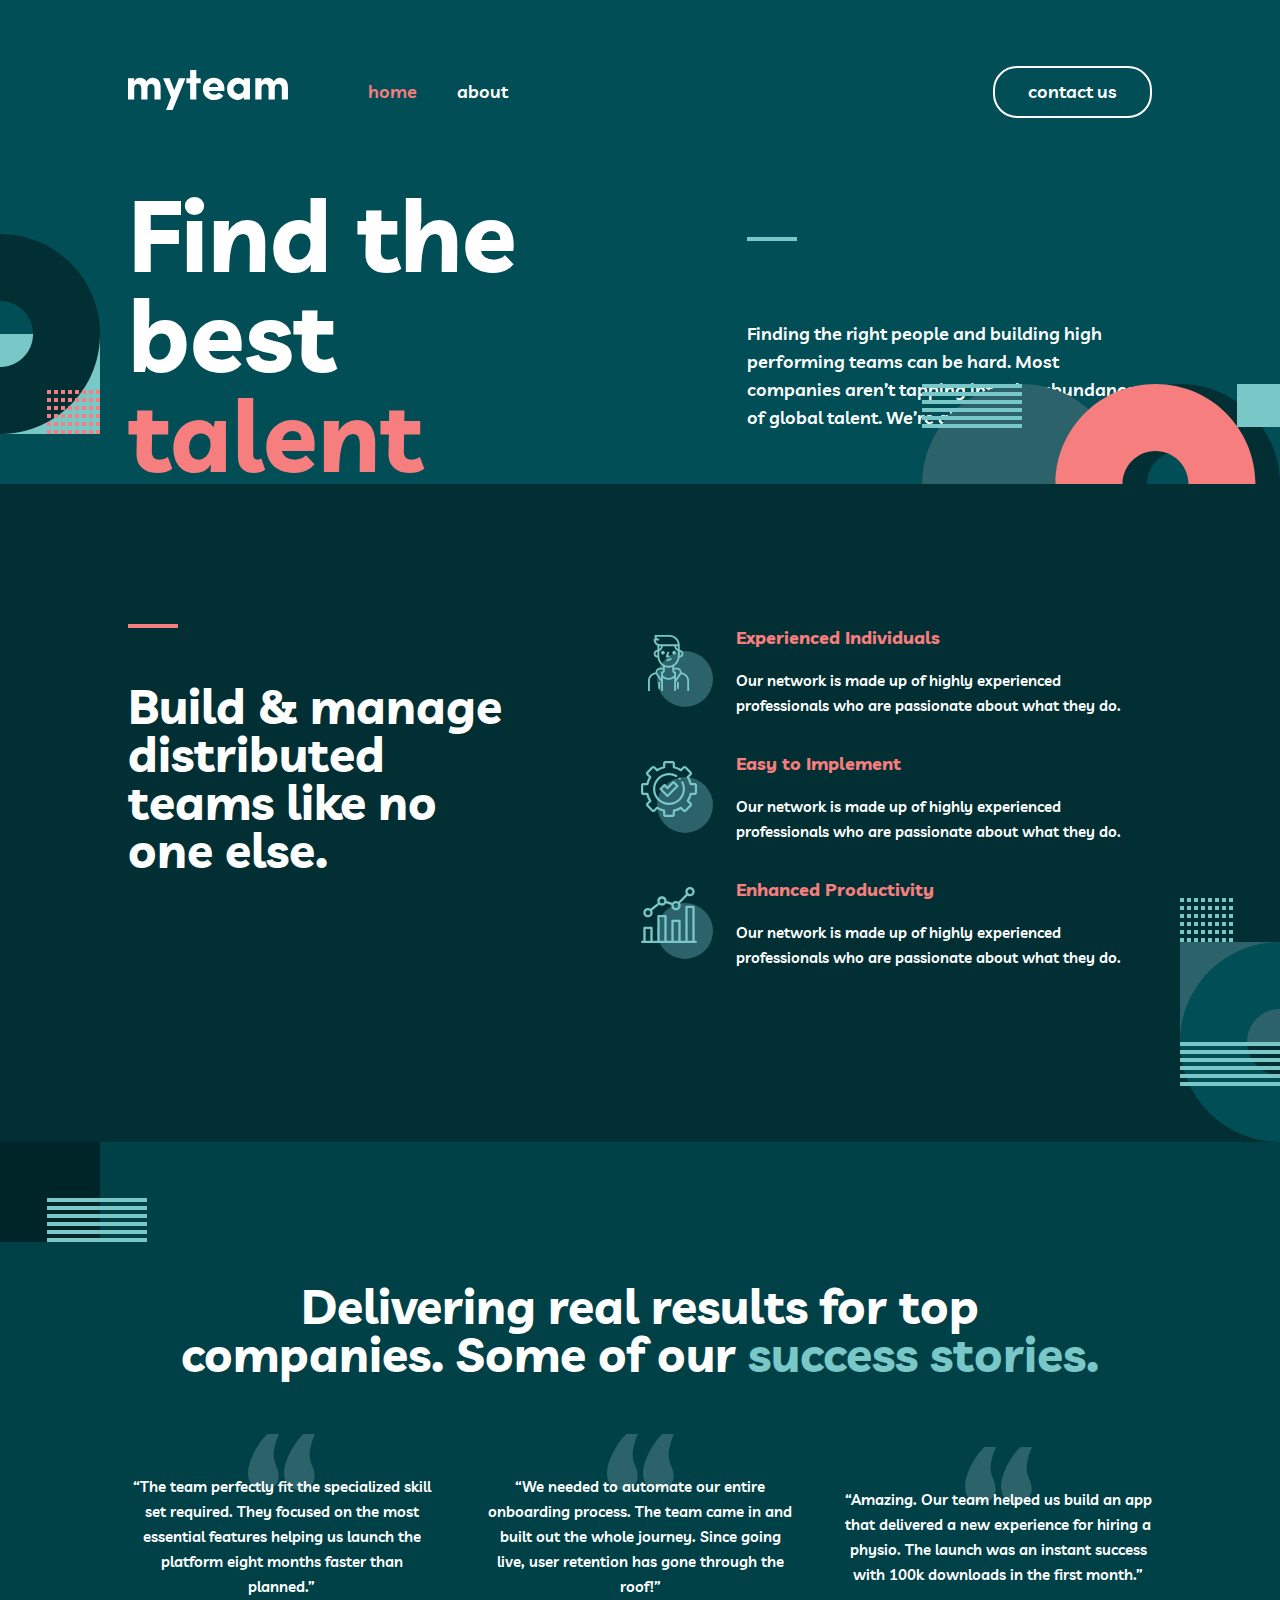
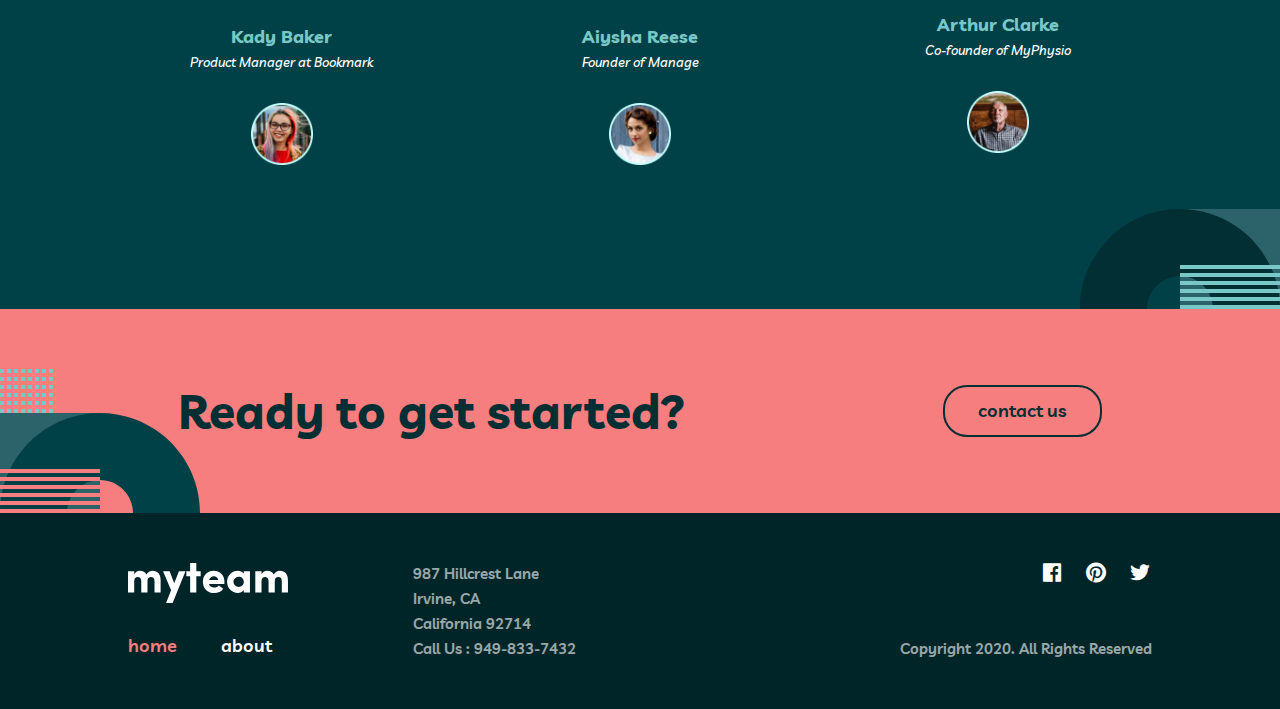
<file: index.html>
<!DOCTYPE html>
<html lang="en">
    <head>
        <meta charset="UTF-8" />
        <meta http-equiv="X-UA-Compatible" content="IE=edge" />
        <meta name="viewport" content="width=device-width, initial-scale=1.0" />
        <!-- Title -->
        <title>MyTeam</title>
        <!-- Fonts link -->
        <link rel="preconnect" href="https://fonts.googleapis.com" />
        <link rel="preconnect" href="https://fonts.gstatic.com" crossorigin />
        <link
            href="https://fonts.googleapis.com/css2?family=Livvic:ital,wght@0,600;0,700;1,500&display=swap"
            rel="stylesheet"
        />
        <!-- Icon link -->
        <link rel="shortcut icon" href="./images/navbar/icon.png" />
        <!-- Icon -->
        <link
            href="https://unpkg.com/boxicons@2.1.4/css/boxicons.min.css"
            rel="stylesheet"
        />
        <!-- Css link -->
        <link
            rel="stylesheet"
            href="https://necolas.github.io/normalize.css/8.0.1/normalize.css"
        />
        <link rel="stylesheet" href="./css/component.css" />
        <link rel="stylesheet" href="./css/general.css" />
    </head>
    <body>
        <!-- navbar -->
        <nav id="nav" class="container">
            <div class="navbar">
                <div class="logo">
                    <img src="./images/navbar/logo.svg" alt="" />
                </div>
                <a href="./index.html" class="active">home</a>
                <a href="./about.html">about</a>
            </div>
            <div class="contact-nav">
                <a href="./contact.html" class="btn">contact us</a>
            </div>
        </nav>
        <!-- header -->
        <header id="header">
            <img src="./images/header/1.png" alt="" class="header-bg-one"/>
            <div class="container header-content">
                <h1>
                    Find the <br />
                    best <span>talent</span>
                </h1>
                <div class="header-desc">
                    <span></span>
                    <p>
                        Finding the right people and building high performing
                        teams can be hard. Most companies aren’t tapping into
                        the abundance of global talent. We’re about to change
                        that.
                    </p>
                </div>
            </div>
            <img src="./images/header/2.svg" alt="" class="header-bg-two"/>
        </header>
        <!-- Build -->
        <section id="build">
            <div class="container build-content">
                <!-- build title -->
                <div class="build-title">
                    <span></span>
                    <h2>Build & manage distributed teams like no one else.</h2>
                </div>
                <!-- build our -->
                <div class="build-our">
                    <!-- build our item -->
                    <div class="build-our-item">
                        <img src="./images/build/1.svg" alt="" />
                        <div class="build-our-item-desc">
                            <h3>Experienced Individuals</h3>
                            <p>
                                Our network is made up of highly experienced
                                professionals who are passionate about what they
                                do.
                            </p>
                        </div>
                    </div>
                    <!-- build our item -->
                    <div class="build-our-item">
                        <img src="./images/build/2.svg" alt="" />
                        <div class="build-our-item-desc">
                            <h3>Easy to Implement</h3>
                            <p>
                                Our network is made up of highly experienced
                                professionals who are passionate about what they
                                do.
                            </p>
                        </div>
                    </div>
                    <!-- build our item -->
                    <div class="build-our-item">
                        <img src="./images/build/3.svg" alt="" />
                        <div class="build-our-item-desc">
                            <h3>Enhanced Productivity</h3>
                            <p>
                                Our network is made up of highly experienced
                                professionals who are passionate about what they
                                do.
                            </p>
                        </div>
                    </div>
                    <img src="./images/build/bg.png" class="our-bg" alt="" />
                </div>
            </div>
        </section>
        <!-- compani -->
        <section id="compani">
            <img src="./images/compani/1.svg" alt="" class="compani-bg-one" />
            <div class="container">
                <div class="compani-title">
                    <h2>
                        Delivering real results for top <br />
                        companies. Some of our <span>success stories.</span>
                    </h2>
                </div>
                <div class="compani-content">
                    <!-- compani item -->
                    <div class="compani-item">
                        <img src="./images/compani/tirnoq.svg" alt="" />
                        <p>
                            “The team perfectly fit the specialized skill set
                            required. They focused on the most essential
                            features helping us launch the platform eight months
                            faster than planned.”
                        </p>
                        <h3>Kady Baker</h3>
                        <span>Product Manager at Bookmark</span>
                        <img src="./images/compani/1-1.png" alt="" />
                    </div>
                    <!-- compani item -->
                    <div class="compani-item">
                        <img src="./images/compani/tirnoq.svg" alt="" />
                        <p>
                            “We needed to automate our entire onboarding
                            process. The team came in and built out the whole
                            journey. Since going live, user retention has gone
                            through the roof!”
                        </p>
                        <h3>Aiysha Reese</h3>
                        <span>Founder of Manage</span>
                        <img src="./images/compani/2-2.png" alt="" />
                    </div>
                    <!-- compani item -->
                    <div class="compani-item">
                        <img src="./images/compani/tirnoq.svg" alt="" />
                        <p>
                            “Amazing. Our team helped us build an app that
                            delivered a new experience for hiring a physio. The
                            launch was an instant success with 100k downloads in
                            the first month.”
                        </p>
                        <h3>Arthur Clarke</h3>
                        <span>Co-founder of MyPhysio</span>
                        <img src="./images/compani/3-3.png" alt="" />
                    </div>
                </div>
            </div>
            <img src="./images/compani/2.svg" alt="" class="compani-bg-two" />
        </section>
        <!-- ready -->
        <section id="ready" class="p0">
            <img src="./images/ready/bg.svg" alt="" />
            <div class="container ready-content">
                <h2>Ready to get started?</h2>
                <a href="./contact.html" class="btn ready-btn">contact us</a>
            </div>
        </section>
        <!-- Footer -->
        <div class="footer-bg">
            <footer id="footer" class="container">
                <div class="footer-title">
                    <img src="./images/navbar/logo.svg" alt="" />
                    <div class="footer-navbar">
                        <a href="./index.html" class="active">home</a>
                        <a href="./about.html">about</a>
                    </div>
                </div>
                <div class="footer-desc">
                    <a href="#">987 Hillcrest Lane</a>
                    <a href="#">Irvine, CA</a>
                    <a href="#">California 92714</a>
                    <a href="#">Call Us : 949-833-7432</a>
                </div>
                <div class="footer-right">
                    <div class="footer-social">
                        <a href="#"><i class="bx bxl-facebook-square"></i></a>
                        <a href="#"><i class="bx bxl-pinterest"></i></a>
                        <a href="#"><i class="bx bxl-twitter"></i></a>
                    </div>
                    <a href="#">Copyright 2020. All Rights Reserved</a>
                </div>
            </footer>
        </div>
    </body>
</html>
</file>
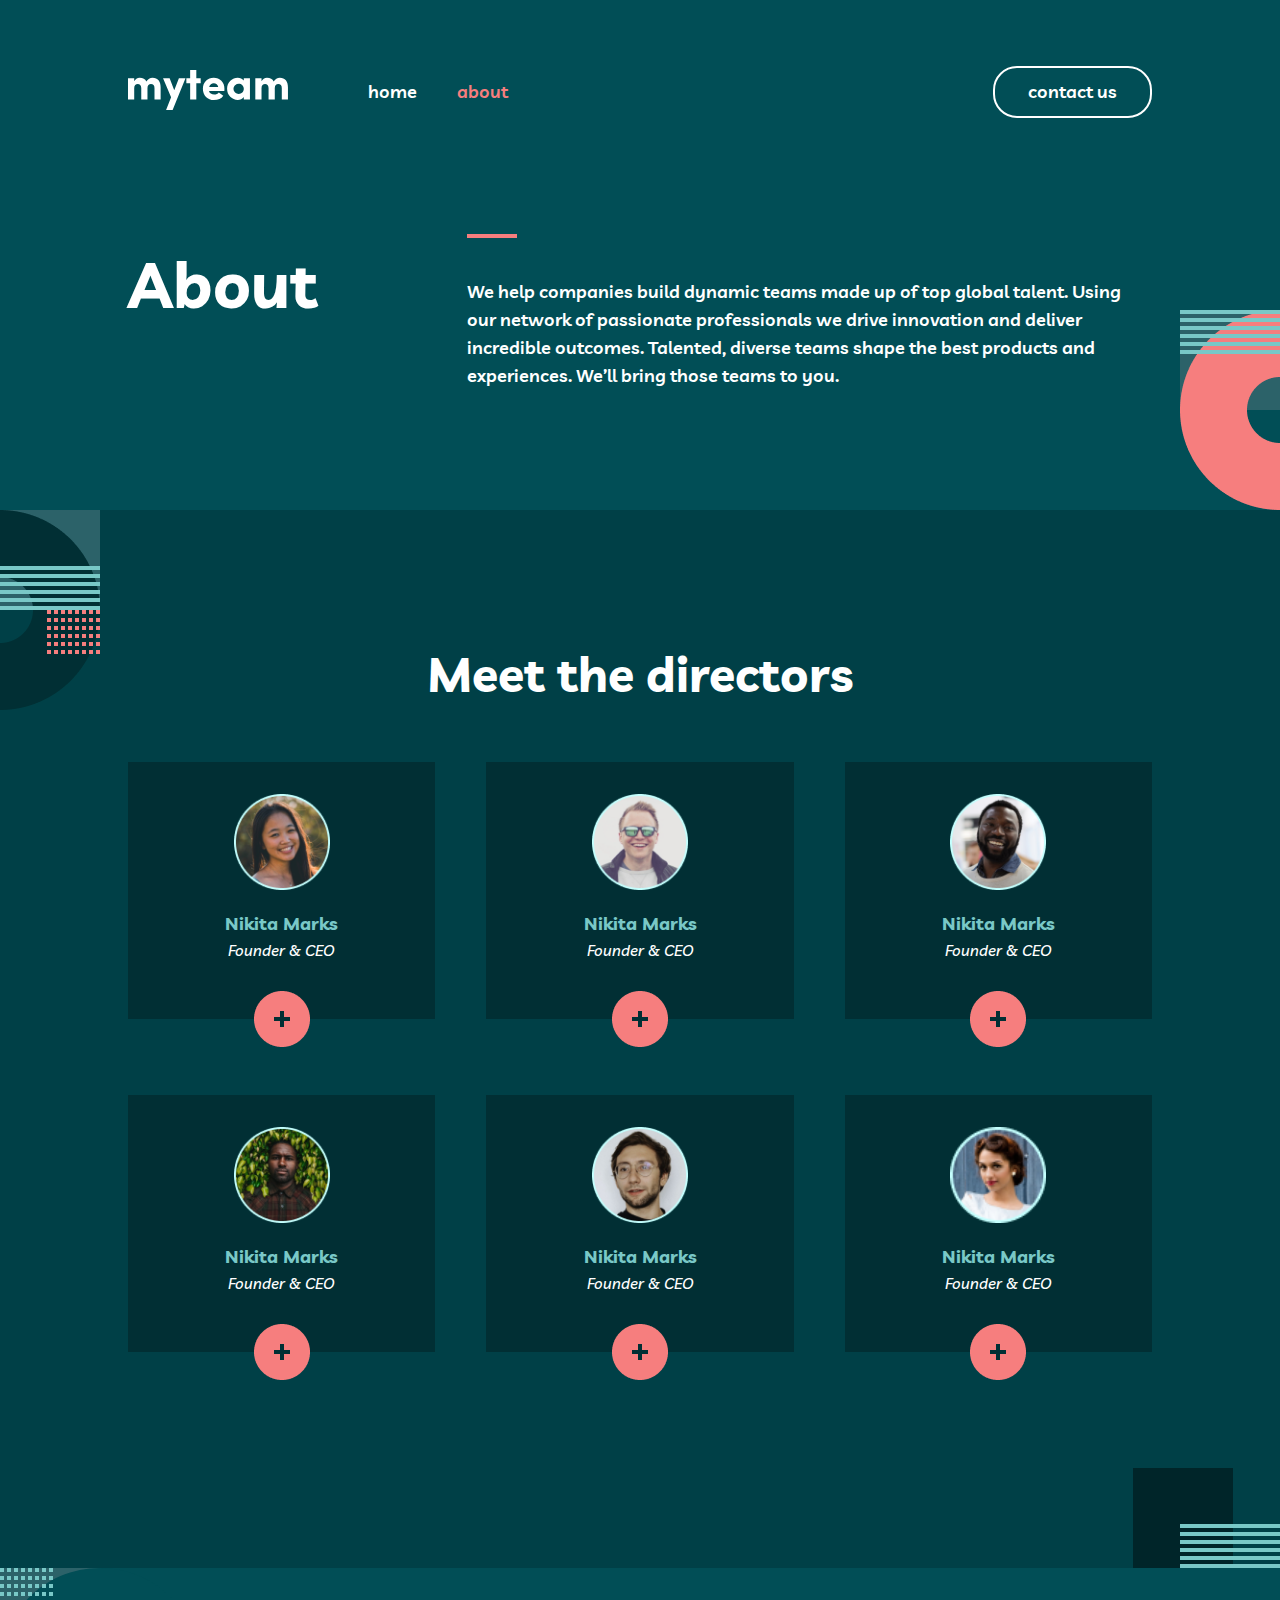
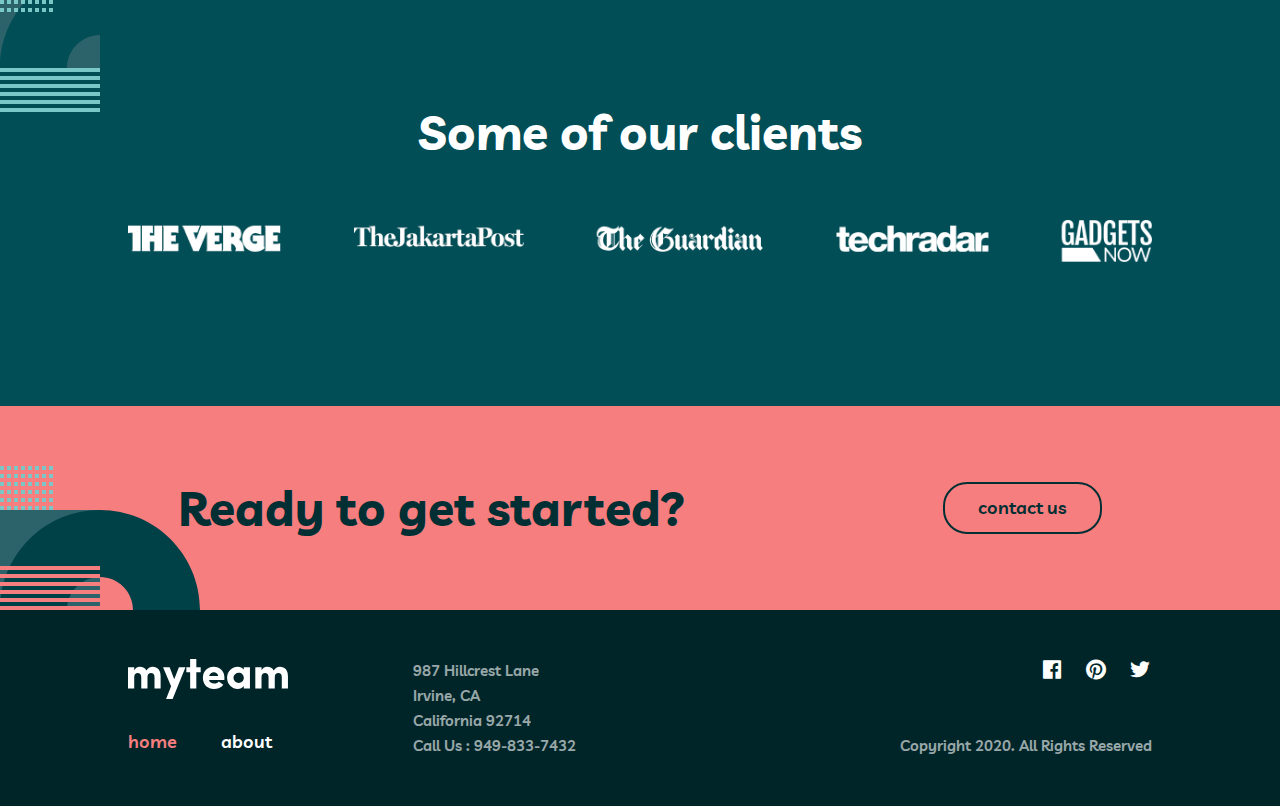
<file: about.html>
<!DOCTYPE html>
<html lang="en">
    <head>
        <meta charset="UTF-8" />
        <meta http-equiv="X-UA-Compatible" content="IE=edge" />
        <meta name="viewport" content="width=device-width, initial-scale=1.0" />
        <!-- Title -->
        <title>MyTeam</title>
        <!-- Fonts link -->
        <link rel="preconnect" href="https://fonts.googleapis.com" />
        <link rel="preconnect" href="https://fonts.gstatic.com" crossorigin />
        <link
            href="https://fonts.googleapis.com/css2?family=Livvic:ital,wght@0,600;0,700;1,500&display=swap"
            rel="stylesheet"
        />
        <!-- Icon link -->
        <link rel="shortcut icon" href="./images/navbar/icon.png" />
        <!-- Icon -->
        <link
            href="https://unpkg.com/boxicons@2.1.4/css/boxicons.min.css"
            rel="stylesheet"
        />
        <!-- Css link -->
        <link
            rel="stylesheet"
            href="https://necolas.github.io/normalize.css/8.0.1/normalize.css"
        />
        <link rel="stylesheet" href="./css/component.css" />
        <link rel="stylesheet" href="./css/general.css" />
    </head>
    <body>
        <!-- navbar -->
        <nav id="nav" class="container">
            <div class="navbar">
                <div class="logo">
                    <img src="./images/navbar/logo.svg" alt="" />
                </div>
                <a href="./index.html">home</a>
                <a href="./about.html" class="active">about</a>
            </div>
            <div class="contact-nav">
                <a href="./contact.html" class="btn">contact us</a>
            </div>
        </nav>
        <!-- about -->
        <section id="about" class="p0">
            <div class="container about-content">
                <h1>About</h1>
                <div class="about-desc">
                    <span></span>
                    <p>We help companies build dynamic teams made up of top global talent. Using our network of passionate professionals we drive innovation and deliver incredible outcomes. Talented, diverse teams shape the best products and experiences. We’ll bring those teams to you.</p>
                </div>
            </div>
            <img src="./images/about/bg.png" alt="">
        </section>
        <!-- Meet -->
        <section id="meet">
            <img src="./images/meet/1.png" alt="" class="meet-bg-one">
            <div class="container meet-title">
                <h2>Meet the directors</h2>
                <div class="meet-content">
                    <!-- meet item -->
                    <div class="meet-item">
                        <img src="./images/meet/human/1.png" alt="">
                        <h3>Nikita Marks</h3>
                        <p>Founder & CEO</p>
                        <img src="./images/meet/human/plus.png" alt="">
                    </div>
                    <!-- meet item -->
                    <div class="meet-item">
                        <img src="./images/meet/human/2.png" alt="">
                        <h3>Nikita Marks</h3>
                        <p>Founder & CEO</p>
                        <img src="./images/meet/human/plus.png" alt="">
                    </div>
                    <!-- meet item -->
                    <div class="meet-item">
                        <img src="./images/meet/human/3.png" alt="">
                        <h3>Nikita Marks</h3>
                        <p>Founder & CEO</p>
                        <img src="./images/meet/human/plus.png" alt="">
                    </div>
                    <!-- meet item -->
                    <div class="meet-item">
                        <img src="./images/meet/human/4.png" alt="">
                        <h3>Nikita Marks</h3>
                        <p>Founder & CEO</p>
                        <img src="./images/meet/human/plus.png" alt="">
                    </div>
                    <!-- meet item -->
                    <div class="meet-item">
                        <img src="./images/meet/human/5.png" alt="">
                        <h3>Nikita Marks</h3>
                        <p>Founder & CEO</p>
                        <img src="./images/meet/human/plus.png" alt="">
                    </div>
                    <!-- meet item -->
                    <div class="meet-item">
                        <img src="./images/meet/human/6.png" alt="">
                        <h3>Nikita Marks</h3>
                        <p>Founder & CEO</p>
                        <img src="./images/meet/human/plus.png" alt="">
                    </div>
                </div>
            </div>
            <img src="./images/meet/2.png" alt="">
        </section>
        <!-- Client -->
        <section id="client">
            <img src="./images/client/bg1.svg" alt="">
            <div class="container client-content">
                <h2>Some of our clients</h2>
                <img src="./images/client/client.png" alt="">
            </div>
        </section>
        <!-- ready -->
        <section id="ready" class="p0">
            <img src="./images/ready/bg.svg" alt="" />
            <div class="container ready-content">
                <h2>Ready to get started?</h2>
                <a href="./contact.html" class="btn ready-btn">contact us</a>
            </div>
        </section>
        <!-- Footer -->
        <div class="footer-bg">
            <footer id="footer" class="container">
                <div class="footer-title">
                    <img src="./images/navbar/logo.svg" alt="" />
                    <div class="footer-navbar">
                        <a href="./index.html" class="active">home</a>
                        <a href="./about.html">about</a>
                    </div>
                </div>
                <div class="footer-desc">
                    <a href="#">987 Hillcrest Lane</a>
                    <a href="#">Irvine, CA</a>
                    <a href="#">California 92714</a>
                    <a href="#">Call Us : 949-833-7432</a>
                </div>
                <div class="footer-right">
                    <div class="footer-social">
                        <a href="#"><i class="bx bxl-facebook-square"></i></a>
                        <a href="#"><i class="bx bxl-pinterest"></i></a>
                        <a href="#"><i class="bx bxl-twitter"></i></a>
                    </div>
                    <a href="#">Copyright 2020. All Rights Reserved</a>
                </div>
            </footer>
        </div>
    </body>
</html>
</file>
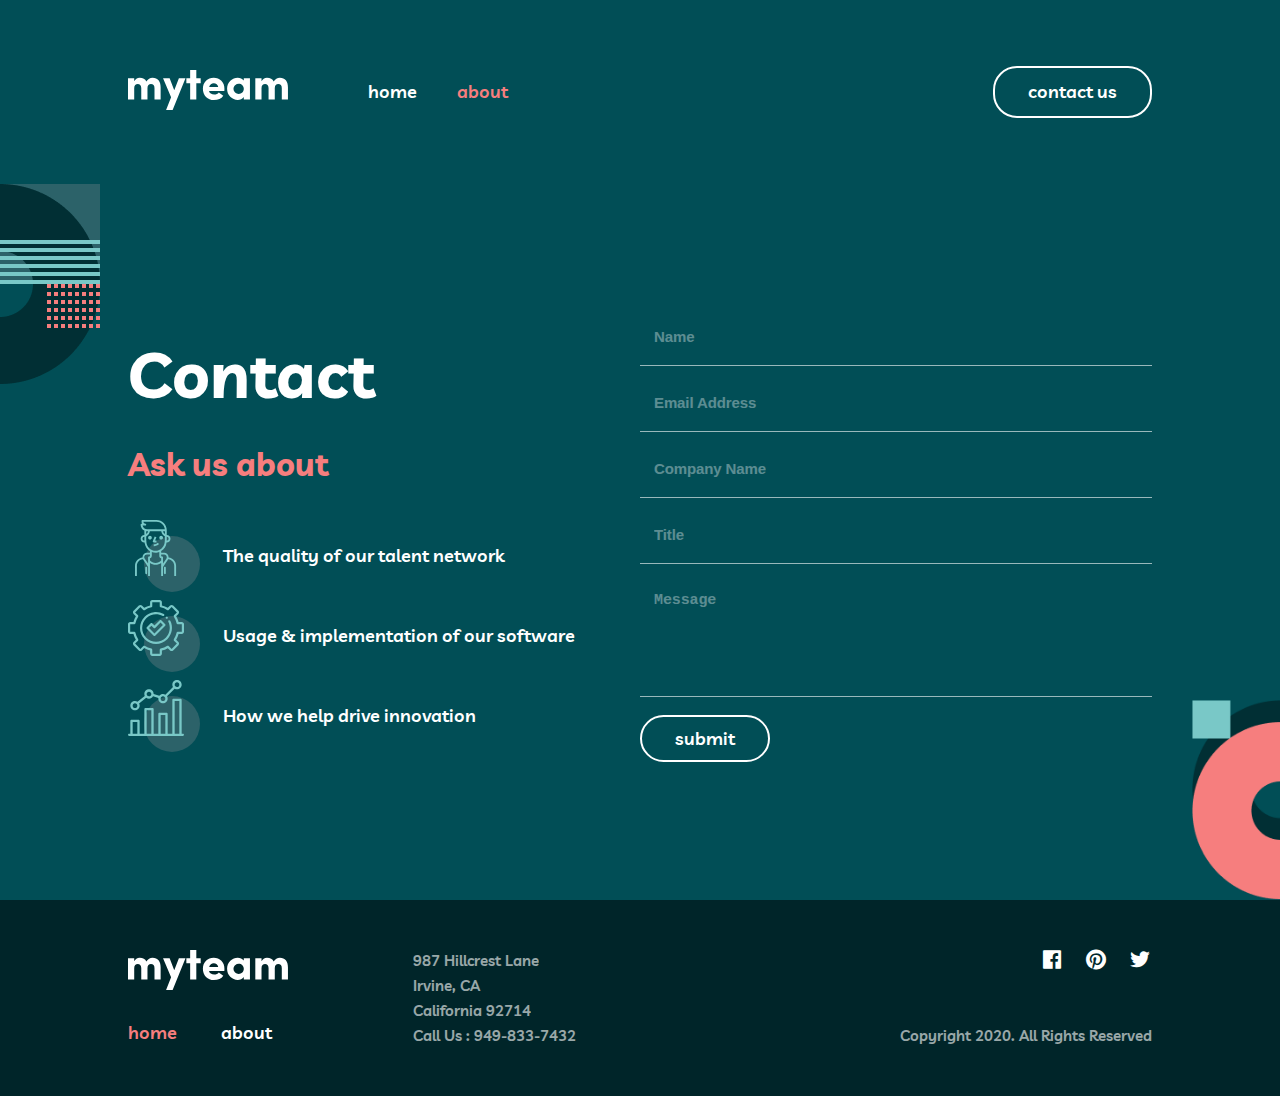
<file: contact.html>
<!DOCTYPE html>
<html lang="en">
    <head>
        <meta charset="UTF-8" />
        <meta http-equiv="X-UA-Compatible" content="IE=edge" />
        <meta name="viewport" content="width=device-width, initial-scale=1.0" />
        <!-- Title -->
        <title>MyTeam</title>
        <!-- Fonts link -->
        <link rel="preconnect" href="https://fonts.googleapis.com" />
        <link rel="preconnect" href="https://fonts.gstatic.com" crossorigin />
        <link
            href="https://fonts.googleapis.com/css2?family=Livvic:ital,wght@0,600;0,700;1,500&display=swap"
            rel="stylesheet"
        />
        <!-- Icon link -->
        <link rel="shortcut icon" href="./images/navbar/icon.png" />
        <!-- Icon -->
        <link
            href="https://unpkg.com/boxicons@2.1.4/css/boxicons.min.css"
            rel="stylesheet"
        />
        <!-- Css link -->
        <link
            rel="stylesheet"
            href="https://necolas.github.io/normalize.css/8.0.1/normalize.css"
        />
        <link rel="stylesheet" href="./css/component.css" />
        <link rel="stylesheet" href="./css/general.css" />
    </head>
    <body>
        <!-- navbar -->
        <nav id="nav" class="container">
            <div class="navbar">
                <div class="logo">
                    <img src="./images/navbar/logo.svg" alt="" />
                </div>
                <a href="./index.html">home</a>
                <a href="./about.html" class="active">about</a>
            </div>
            <div class="contact-nav">
                <a href="./contact.html" class="btn">contact us</a>
            </div>
        </nav>
        <section id="contact">
            <img src="./images/contact/bg1.png" alt="" class="contact-bg-one">
            <div class="container contact-content">
                <!-- contact desc -->
                <div class="contact-desc">
                    <h2>Contact</h2>
                    <h3>Ask us about</h3>
                    <div class="client-network">
                        <!-- client network item -->
                        <div class="client-network-item">
                            <img src="./images/build/1.svg" alt="">
                            <p>The quality of our talent network</p>
                        </div>
                        <!-- client network item -->
                        <div class="client-network-item">
                            <img src="./images/build/2.svg" alt="">
                            <p>Usage & implementation of our software</p>
                        </div>
                        <!-- client network item -->
                        <div class="client-network-item">
                            <img src="./images/build/3.svg" alt="">
                            <p>How we help drive innovation</p>
                        </div>
                    </div>
                </div>
                <!-- contact form -->
                <form action="#" class="contact-form">
                    <label for="name">
                        <input type="text" id="name" placeholder="Name">
                    </label>
                    <label for="mail">
                        <input type="email" id="mail" placeholder="Email Address">
                    </label>
                    <label for="company">
                        <input type="text" id="company" placeholder="Company Name">
                    </label>
                    <label for="title">
                        <input type="text" id="title" placeholder="Title">
                    </label>
                    <label for="message">
                        <textarea name="mes" id="message" placeholder="Message"></textarea>
                    </label>
                    <a href="#" type="submit" class="btn">submit</a>
                </form>
            </div>
            <img src="./images/contact/bg2.png" alt="" class="contact-bg-two">
        </section>
        <!-- Footer -->
        <div class="footer-bg">
            <footer id="footer" class="container">
                <div class="footer-title">
                    <img src="./images/navbar/logo.svg" alt="" />
                    <div class="footer-navbar">
                        <a href="./index.html" class="active">home</a>
                        <a href="./about.html">about</a>
                    </div>
                </div>
                <div class="footer-desc">
                    <a href="#">987 Hillcrest Lane</a>
                    <a href="#">Irvine, CA</a>
                    <a href="#">California 92714</a>
                    <a href="#">Call Us : 949-833-7432</a>
                </div>
                <div class="footer-right">
                    <div class="footer-social">
                        <a href="#"><i class="bx bxl-facebook-square"></i></a>
                        <a href="#"><i class="bx bxl-pinterest"></i></a>
                        <a href="#"><i class="bx bxl-twitter"></i></a>
                    </div>
                    <a href="#">Copyright 2020. All Rights Reserved</a>
                </div>
            </footer>
        </div>
    </body>
</html>
</file>
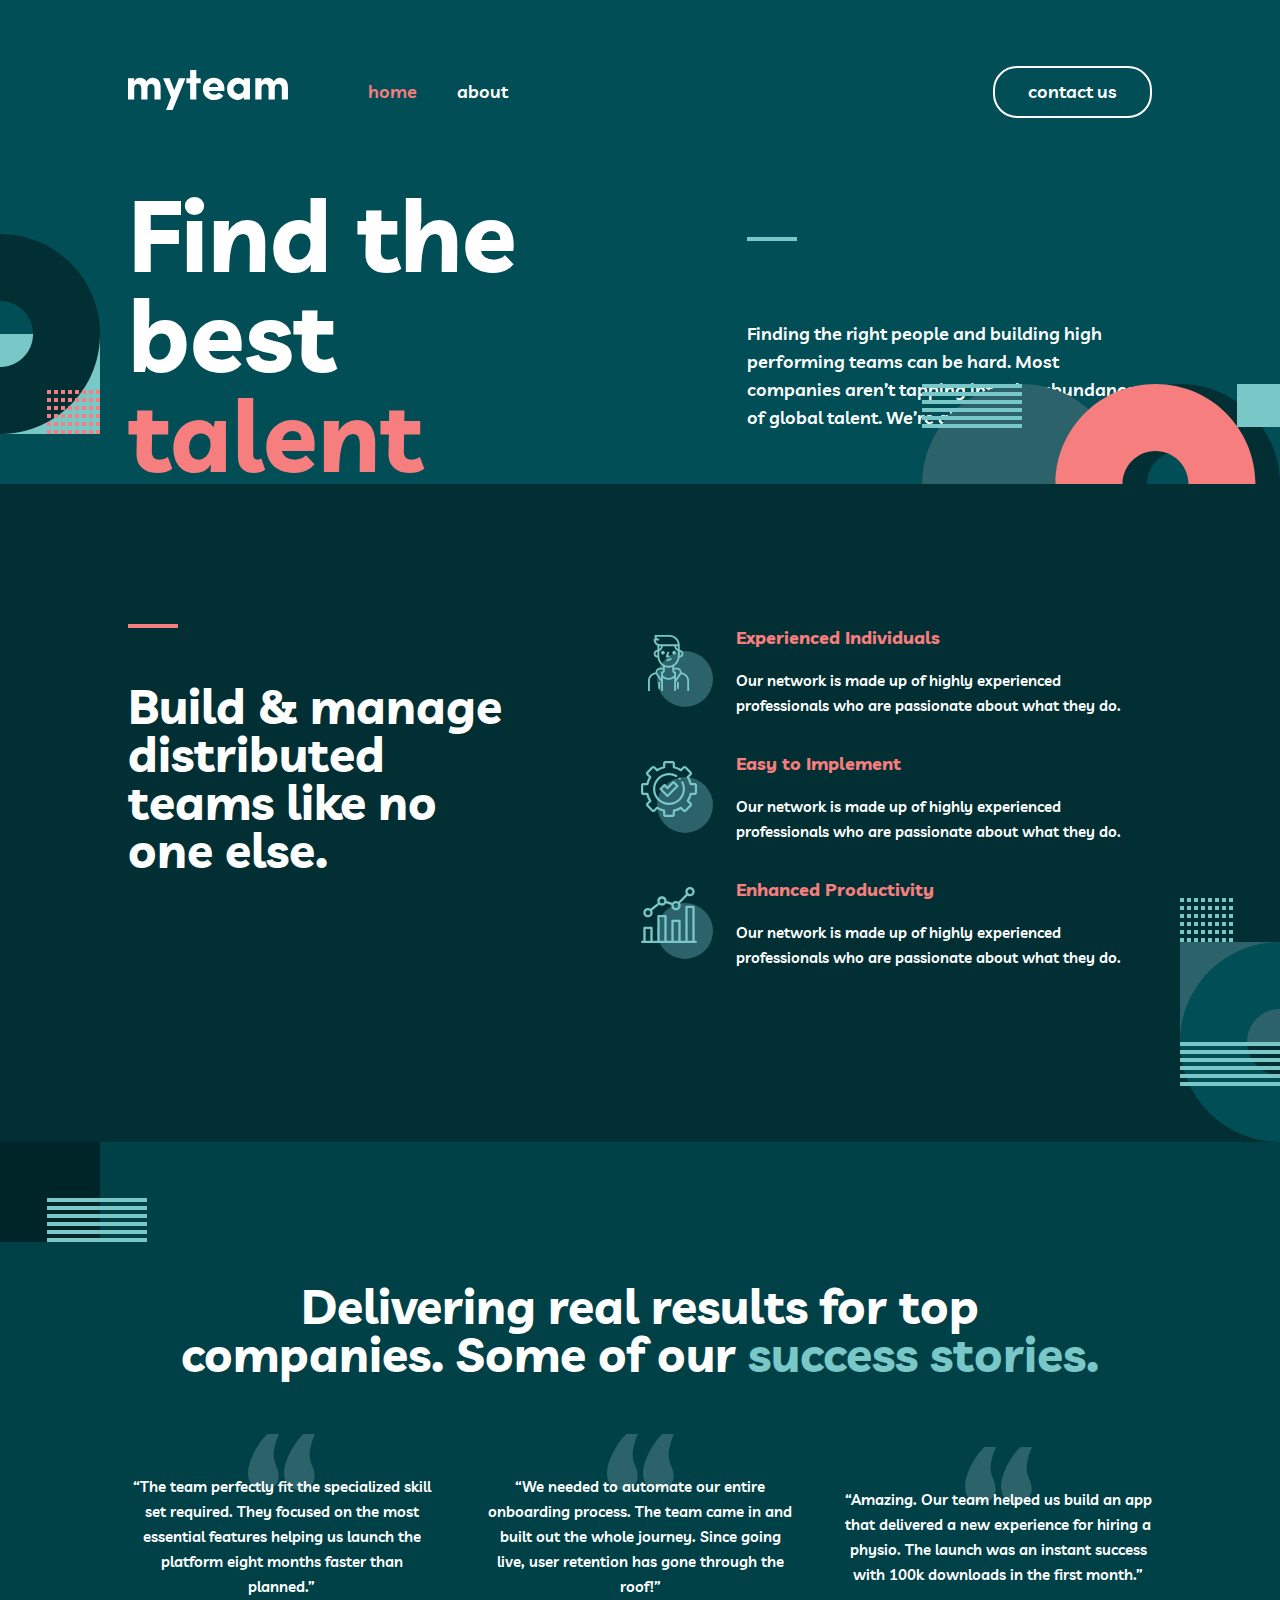
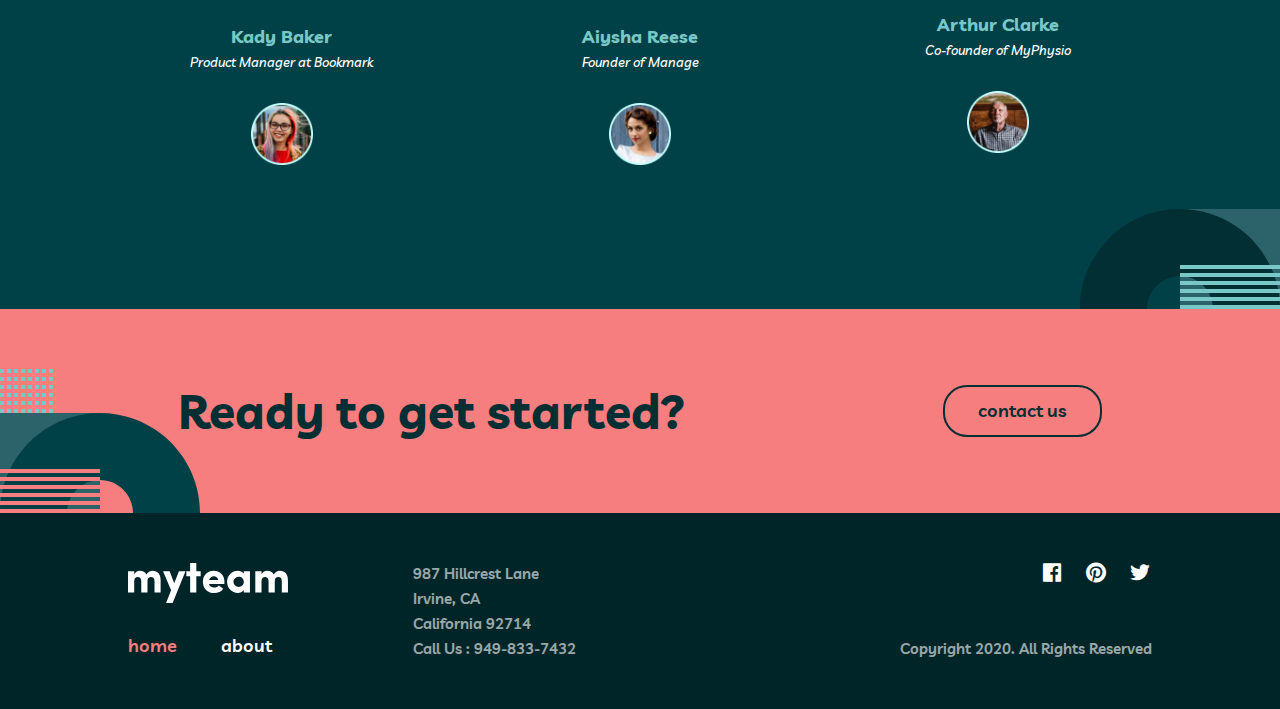
<file: home.html>
<!DOCTYPE html>
<html lang="en">
    <head>
        <meta charset="UTF-8" />
        <meta http-equiv="X-UA-Compatible" content="IE=edge" />
        <meta name="viewport" content="width=device-width, initial-scale=1.0" />
        <!-- Title -->
        <title>MyTeam</title>
        <!-- Fonts link -->
        <link rel="preconnect" href="https://fonts.googleapis.com" />
        <link rel="preconnect" href="https://fonts.gstatic.com" crossorigin />
        <link
            href="https://fonts.googleapis.com/css2?family=Livvic:ital,wght@0,600;0,700;1,500&display=swap"
            rel="stylesheet"
        />
        <!-- Icon link -->
        <link rel="shortcut icon" href="./images/navbar/icon.png" />
        <!-- Icon -->
        <link
            href="https://unpkg.com/boxicons@2.1.4/css/boxicons.min.css"
            rel="stylesheet"
        />
        <!-- Css link -->
        <link
            rel="stylesheet"
            href="https://necolas.github.io/normalize.css/8.0.1/normalize.css"
        />
        <link rel="stylesheet" href="./css/component.css" />
        <link rel="stylesheet" href="./css/general.css" />
    </head>
    <body>
        <!-- navbar -->
        <nav id="nav" class="container">
            <div class="navbar">
                <div class="logo">
                    <img src="./images/navbar/logo.svg" alt="" />
                </div>
                <a href="./home.html" class="active">home</a>
                <a href="./about.html">about</a>
            </div>
            <div class="contact-nav">
                <a href="./contact.html" class="btn">contact us</a>
            </div>
        </nav>
        <!-- header -->
        <header id="header">
            <img src="./images/header/1.png" alt="" class="header-bg-one"/>
            <div class="container header-content">
                <h1>
                    Find the <br />
                    best <span>talent</span>
                </h1>
                <div class="header-desc">
                    <span></span>
                    <p>
                        Finding the right people and building high performing
                        teams can be hard. Most companies aren’t tapping into
                        the abundance of global talent. We’re about to change
                        that.
                    </p>
                </div>
            </div>
            <img src="./images/header/2.svg" alt="" class="header-bg-two"/>
        </header>
        <!-- Build -->
        <section id="build">
            <div class="container build-content">
                <!-- build title -->
                <div class="build-title">
                    <span></span>
                    <h2>Build & manage distributed teams like no one else.</h2>
                </div>
                <!-- build our -->
                <div class="build-our">
                    <!-- build our item -->
                    <div class="build-our-item">
                        <img src="./images/build/1.svg" alt="" />
                        <div class="build-our-item-desc">
                            <h3>Experienced Individuals</h3>
                            <p>
                                Our network is made up of highly experienced
                                professionals who are passionate about what they
                                do.
                            </p>
                        </div>
                    </div>
                    <!-- build our item -->
                    <div class="build-our-item">
                        <img src="./images/build/2.svg" alt="" />
                        <div class="build-our-item-desc">
                            <h3>Easy to Implement</h3>
                            <p>
                                Our network is made up of highly experienced
                                professionals who are passionate about what they
                                do.
                            </p>
                        </div>
                    </div>
                    <!-- build our item -->
                    <div class="build-our-item">
                        <img src="./images/build/3.svg" alt="" />
                        <div class="build-our-item-desc">
                            <h3>Enhanced Productivity</h3>
                            <p>
                                Our network is made up of highly experienced
                                professionals who are passionate about what they
                                do.
                            </p>
                        </div>
                    </div>
                    <img src="./images/build/bg.png" class="our-bg" alt="" />
                </div>
            </div>
        </section>
        <!-- compani -->
        <section id="compani">
            <img src="./images/compani/1.svg" alt="" class="compani-bg-one" />
            <div class="container">
                <div class="compani-title">
                    <h2>
                        Delivering real results for top <br />
                        companies. Some of our <span>success stories.</span>
                    </h2>
                </div>
                <div class="compani-content">
                    <!-- compani item -->
                    <div class="compani-item">
                        <img src="./images/compani/tirnoq.svg" alt="" />
                        <p>
                            “The team perfectly fit the specialized skill set
                            required. They focused on the most essential
                            features helping us launch the platform eight months
                            faster than planned.”
                        </p>
                        <h3>Kady Baker</h3>
                        <span>Product Manager at Bookmark</span>
                        <img src="./images/compani/1-1.png" alt="" />
                    </div>
                    <!-- compani item -->
                    <div class="compani-item">
                        <img src="./images/compani/tirnoq.svg" alt="" />
                        <p>
                            “We needed to automate our entire onboarding
                            process. The team came in and built out the whole
                            journey. Since going live, user retention has gone
                            through the roof!”
                        </p>
                        <h3>Aiysha Reese</h3>
                        <span>Founder of Manage</span>
                        <img src="./images/compani/2-2.png" alt="" />
                    </div>
                    <!-- compani item -->
                    <div class="compani-item">
                        <img src="./images/compani/tirnoq.svg" alt="" />
                        <p>
                            “Amazing. Our team helped us build an app that
                            delivered a new experience for hiring a physio. The
                            launch was an instant success with 100k downloads in
                            the first month.”
                        </p>
                        <h3>Arthur Clarke</h3>
                        <span>Co-founder of MyPhysio</span>
                        <img src="./images/compani/3-3.png" alt="" />
                    </div>
                </div>
            </div>
            <img src="./images/compani/2.svg" alt="" class="compani-bg-two" />
        </section>
        <!-- ready -->
        <section id="ready" class="p0">
            <img src="./images/ready/bg.svg" alt="" />
            <div class="container ready-content">
                <h2>Ready to get started?</h2>
                <a href="./contact.html" class="btn ready-btn">contact us</a>
            </div>
        </section>
        <!-- Footer -->
        <div class="footer-bg">
            <footer id="footer" class="container">
                <div class="footer-title">
                    <img src="./images/navbar/logo.svg" alt="" />
                    <div class="footer-navbar">
                        <a href="./home.html" class="active">home</a>
                        <a href="./about.html">about</a>
                    </div>
                </div>
                <div class="footer-desc">
                    <a href="#">987 Hillcrest Lane</a>
                    <a href="#">Irvine, CA</a>
                    <a href="#">California 92714</a>
                    <a href="#">Call Us : 949-833-7432</a>
                </div>
                <div class="footer-right">
                    <div class="footer-social">
                        <a href="#"><i class="bx bxl-facebook-square"></i></a>
                        <a href="#"><i class="bx bxl-pinterest"></i></a>
                        <a href="#"><i class="bx bxl-twitter"></i></a>
                    </div>
                    <a href="#">Copyright 2020. All Rights Reserved</a>
                </div>
            </footer>
        </div>
    </body>
</html>
</file>
<file: css/component.css>
@charset "UTF-8";
/* All */
*,
*::after,
*::before {
    margin: 0;
    padding: 0;
    box-sizing: border-box;
    outline: none;
    font-style: normal;
    scroll-behavior: smooth;
}
/* Body */
body {
    background: var(--midnight-green);
}
/* Container */
.container {
    width: 80%;
    margin: 0 auto;
}
/* Media 375px */
@media screen and (max-width: 375px) {
    .container {
        width: 90%;
    }

}
/* html */
:root {
    font-family: 'Livvic', sans-serif;
    font-size: 16px;
    /* PRIMARY */
    --midnight-green: #014E56;
    --light-coral: #F67E7E;
    --white: #fff;
    /* SECONDARY */
    --rapture-blue: #79C8C7;
    --police-blue: #2C6269;
    --deep-jungle-green: #004047;
    --sacramento-state-green: #012F34;
    --dark-green: #002529;
}
/* Heading */
h1, 
h2, 
h3, 
h4 {
    font-weight: 700;
    color: var(--white);
}
/* Paragraph */
p {
    font-style: normal;
    font-weight: 600;
    font-size: 0.9375rem;
    line-height: 1.5625rem;
    color: var(--white);
}
/* Link */
a {
    text-decoration: none;
    color: inherit;
}
/* Section */
section {
    padding: 140px 0;
}
/* section title */
.section-title h2 {
    font-size: 3rem;
    line-height: 3rem;
}
/* Btn */
.btn {
    background: var(--midnight-green);
    font-weight: 600;
    font-size: 1.125rem;
    line-height: 1.75rem;
    color: var(--white);
    padding: 10px 33px;
    border: 2px solid #FFFFFF;
    border-radius: 24px;
    transition: all .3s ease;
}
.btn:hover,
.btn:focus {
    background-color: var(--white);
    box-shadow: 0px 0px 10px var(--dark-green);
    color: var(--dark-green);
}
/* Active */
.active {
    color: var(--light-coral)!important;
}
/* Padding */
.p0 {
    padding: 0;
}
</file>
<file: css/general.css>
@charset "UTF-8";
/* nav */
#nav {
    display: flex;
    align-items: center;
    justify-content: space-between;
    flex-wrap: wrap;
}
.contact-nav a {
    display: block;
}
    .navbar {
        display: flex;
        align-items: center;
        padding: 70px 0;
    }
    .navbar .logo img {
        height: 40px;
        margin-right: 80px;
    }
    .navbar a {
        font-weight: 600;
        font-size: 1.125rem;
        line-height: 1.75rem;
        color: var(--white);
        margin-right: 40px;
        transition: all .3s ease;
    }
    .navbar a:hover,
    .navbar a:focus {
        color: var(--light-coral);
    }

/* Header */
#header {
    position: relative;
}
#header .header-bg-one {
    position: absolute;
    top: 50px;
    left: 0;
    height: 200px;
}
#header .header-bg-two {
    position: absolute;
    bottom: 0;
    right: 0;
    width: 358px;
}
    .header-content {
        display: flex;
        justify-content: space-between;
        align-items: center;
    }
        .header-content h1,
        .header-content h1 span {
            font-weight: 700;
            font-size: 6.25rem;
            line-height: 6.25rem;
            color: var(--white);
        }
        .header-content h1 span {
            color: var(--light-coral);
            display: inline;
        }
        .header-content .header-desc {
            width: 50%;
            padding-left: 100px;
        }
            .header-content .header-desc p {
                font-size: 1.125rem;
                line-height: 1.75rem;
            }
            .header-content .header-desc span {
                width: 50px;
                height: 4px;
                background: var(--rapture-blue);
                display: block;
                margin-bottom: 79px;
            }

/* build */
#build {
    background: var(--sacramento-state-green);
    position: relative;
}
    .build-content {
        display: flex;
        justify-content: space-between;
    }
    .build-content .build-title {
        margin-right: 125px;
        width: 60%;
    }
        .build-content .build-title span {
            width: 50px;
            height: 4px;
            background: var(--light-coral);
            display: block;
            margin-bottom: 54px;
        }
        .build-content .build-title h2 {
            font-weight: 700;
            font-size: 3rem;
            line-height: 3rem;
            color: var(--white);
        }
    /* build our */
    .build-our-item {
        display: flex;
        align-items: center;
        justify-content: space-between;
        margin-bottom: 32px;
    }
        .build-our-item img {
            width: 72px;
            margin-right: 23px;
        }
            .build-our-item .build-our-item-desc h3 {
                font-weight: 700;
                font-size: 1.125rem;
                line-height: 1.75rem;
                color: var(--light-coral);
                margin-bottom: 16px;
            }
            .build-our .our-bg {
                position: absolute;
                bottom: 0;
                right: 0;
            }

/* compani */
#compani {
    background: var(--deep-jungle-green);
    position: relative;
}
#compani .compani-bg-one {
    height: 100px;
    position: absolute;
    top: 0;
    left: 0;
}
#compani .compani-bg-two {
    width: 200px;
    position: absolute;
    bottom: 0;
    right: 0;
}
    .compani-title h2 {
        font-weight: 700;
        font-size: 3rem;
        line-height: 3rem;
        text-align: center;
        color: var(--white);
        margin-bottom: 56px;
    }
        .compani-title h2 span {
            color: var(--rapture-blue);
        }
    .compani-content {
        display: flex;
        justify-content: space-between;
        align-items: center;
    }
        .compani-content .compani-item {
            width: 30%;
            text-align: center;
        }
            .compani-item img:first-of-type {
                width: 67px;
                margin-bottom: -20px;
            }
            .compani-item img:last-of-type {
                width: 62px;
            }
            .compani-item h3 {
                font-weight: 700;
                font-size: 1.125rem;
                line-height: 1.75rem;
                color: var(--rapture-blue);
                margin-top: 24px;
                margin-bottom: 2px;
            }
            .compani-item span {
                font-style: italic;
                font-weight: 500;
                font-size: 0.8125rem;
                line-height: 1.125rem;
                color: var(--white);
                margin-bottom: 32px;
                display: block;
            }

/* ready */
#ready {
    background: var(--light-coral);
    position: relative;
    padding: 76px 0;
}
#ready img {
    width: 200px;
    position: absolute;
    bottom: 0;
    left: 0;
}
.ready-content{
    display: flex;
    justify-content: space-between;
    align-items: center;
    padding: 0 50px;
}
    .ready-content h2 {
        font-size: 3rem;
        line-height: 3rem;
        color: var(--sacramento-state-green);
    }
    .ready-btn {
        color: var(--sacramento-state-green);
        border-color: var(--sacramento-state-green);
        background: var(--light-coral);
        transition: all .3s ease;
    }
    .ready-btn:hover,
    .ready-btn:focus {
        color: var(--white);
        border-color: var(--sacramento-state-green);
        background: var(--sacramento-state-green);
    }

/* Footer */
#footer {
    padding: 48px 0;
    display: flex;
    align-items: center;
}
.footer-bg {
    background: var(--dark-green);
}
    .footer-title {
        margin-right: 125px;
    }
    .footer-title img {
        height: 40px;
        margin-bottom: 25px;
    }
        .footer-title .footer-navbar a {
            font-weight: 600;
            font-size: 1.125rem;
            line-height: 1.75rem;
            color: var(--white);
            transition: all .3s ease;
        }
        .footer-title .footer-navbar a:hover,
        .footer-title .footer-navbar a:focus {
            color: var(--light-coral);
        }
        .footer-title .footer-navbar a:first-child {
            margin-right: 40px;
        }
    .footer-desc a {
        font-weight: 600;
        font-size: 0.9375rem;
        line-height: 1.5625rem;
        color: var(--white);
        opacity: 0.6;
        display: block;
        transition: all .3s ease;
    }
    .footer-desc a:hover,
    .footer-desc a:focus {
        opacity: 1;
    }
    .footer-right {
        margin-left: auto;
        display: flex;
        align-items: flex-end;
        flex-direction: column;
    }
        .footer-right i {
            font-size: 24px;
            margin-left: 16px;
            color: var(--white);
            margin-bottom: 51px;
            transition: all .3s ease;
        }
        .footer-right i:hover,
        .footer-right i:focus {
            color: var(--light-coral);
        }
        .footer-right a:last-of-type:not(.footer-social a:last-of-type) {
            font-weight: 600;
            font-size: 0.9375rem;
            line-height: 1.5625rem;
            text-align: right;
            color: var(--white);
            opacity: 0.6;
            transition: all .3s ease;
        }
        .footer-right a:last-of-type:not(.footer-social a:last-of-type):hover,
        .footer-right a:last-of-type:not(.footer-social a:last-of-type):focus {
            opacity: 1;
        }

/* About */
#about {
    position: relative;
    margin-bottom: 120px;
    margin-top: 50px;
}
    .about-content {
        display: flex;
        justify-content: space-between;
    }
        .about-content h1 {
            font-size: 4rem;
            line-height: 6.25rem;
            margin-top: 0;
            margin-bottom: 0;
            margin-right: 150px;
        }
            .about-desc span {
                width: 50px;
                height: 4px;
                background: var(--light-coral);
                display: block;
                margin-bottom: 40px;
            }
            .about-desc p {
                font-size: 1.125rem;
                line-height: 1.75rem;
            }
            #about img {
                height: 200px;
                position: absolute;
                bottom: -120px;
                right: 0;
            }

/* Meet */
#meet {
    background: var(--deep-jungle-green);
    position: relative;
}
#meet img:first-of-type:not(.container img) {
    height: 200px;
    position: absolute;
    top: 0;
    left: 0;
}
#meet img:last-of-type:not(.container img) {
    height: 100px;
    position: absolute;
    bottom: 0;
    right: 0;
}
.meet-title h2 {
    font-size: 3rem;
    line-height: 3rem;
    text-align: center;
    margin-bottom: 64px;
}
    .meet-content {
        display: flex;
        flex-wrap: wrap;
        justify-content: space-between;
    }
    .meet-content .meet-item {
        width: 30%;
        background: var(--sacramento-state-green);
        margin-bottom: 76px;
        position: relative;
        text-align: center;
        padding: 32px 24px 56px;
    }
        .meet-item img:first-of-type {
            width: 96px;
            height: 96px;
            margin-bottom: 16px;
        }
        .meet-item img:last-of-type {
            width: 56px;
            height: 56px;
            position: absolute;
            bottom: -28px;
            left: 50%;
            transform: translateX(-50%);
            cursor: pointer;
        }
            .meet-item h3 {
                font-weight: 700;
                font-size: 1.125rem;
                line-height: 1.75rem;
                color: var(--rapture-blue);
            }
            .meet-item p {
                font-style: italic;
                font-weight: 500;
                font-size: 0.9375rem;
                line-height: 1.5625rem;
            }

/* Client */
#client {
    position: relative;
}
    #client img:not(.client-content img) {
        width: 200px;
        position: absolute;
        top: 0;
        left: 0;
    }
    .client-content h2 {
        font-size: 3rem;
        line-height: 3rem;
        text-align: center;
        margin-bottom: 64px;
    }
    .client-content img {
        width: 100%;
        position: relative;
        z-index: 1010;
    }

/* contact */
#contact {
    position: relative;
}
#contact .contact-bg-one {
    height: 200px;
    position: absolute;
    top: 0;
    left: 0;
}
#contact .contact-bg-two {
    height: 200px;
    position: absolute;
    bottom: 0;
    right: 0;
}
.contact-content {
    display: flex;
    justify-content: space-between;
}
    /* contact desc */
    .contact-desc {
        width: 50%;
    }
        .contact-desc h2 {
            font-size: 4rem;
            line-height: 6.25rem;
            margin-bottom: 16px;
        }
        .contact-desc h3 {
            font-size: 32px;
            line-height: 48px;
            color: var(--light-coral);
            margin-bottom: 32px;
        }
        .client-network .client-network-item {
            display: flex;
            align-items: center;
            margin-bottom: 8px;
        }
            .client-network-item img {
                width: 72px;
                margin-right: 23px;
            }
            .client-network-item p {
                font-size: 1.125rem;
                line-height: 1.75rem;
            }
    /* contact form */
    .contact-form {
        width: 50%;
    }
    .contact-form label input,
    .contact-form label textarea {
        width: 100%;
        background: var(--midnight-green);
        border: 0;
        resize: none;
        padding: 0 14px 16px;
        border-bottom: 1px solid var(--white);
        font-weight: 600;
        font-size: 15px;
        line-height: 25px;
        letter-spacing: -0.115385px;
        color: var(--white);
        opacity: 0.6;
        margin-bottom: 24px;
    }
    .contact-form label textarea{
        padding-bottom: 58px;
    }
    .contact-form label input::placeholder,
    .contact-form label textarea::placeholder {
        font-weight: 600;
        font-size: 15px;
        line-height: 25px;
        letter-spacing: -0.115385px;
        color: var(--white);
        opacity: 0.6;
    }

/* Media 768px */
@media screen and (max-width: 768px) {
    /* nav */
    .navbar .logo img {
        height: 32px;
        margin-right: 48px;
    }

    #header {
        padding: 112px 0 256px;
    }
    /* Header */
    #header .header-bg-one {
        visibility: hidden;
    }
    #header .header-bg-two {
        right: 50%;
        transform: translateX(50%);
    }
        .header-content {
            display: flex;
            align-items: center;
            text-align: center;
            flex-direction: column;
            flex-wrap: wrap;
        }
            .header-content h1,
            .header-content h1 span {
                font-size: 4rem;
                line-height: 3.5rem;
            }
            .header-content .header-desc {
                width: 100%;
                padding-left: 0px;
            }
                .header-content .header-desc p {
                    font-size: 0.9375rem;
                    line-height: 1.75rem;
                    padding: 0 50px;
                }
                .header-content .header-desc span {
                    display: none;
                }

    /* build */
    .build-content {
        flex-wrap: wrap;
    }
    .build-content .build-title {
        margin-right: 0px;
        width: 100%;
    }
        .build-content .build-title span {
            margin-bottom: 32px;
        }
        .build-content .build-title h2 {
            font-size: 2rem;
            line-height: 2rem;
            padding-right: 70px;
            margin-bottom: 64px;
        }
    /* build our */
    .build-our .our-bg {
        top: 0;
    }

    /* compani */
    #compani {
        padding: 100px 0;
    }
    .compani-title h2 {
        font-size: 32px;
        line-height: 32px;
        margin-bottom: 48px;
        padding: 60px;
    }
    .compani-content {
        flex-direction: column;
    }
        .compani-content .compani-item {
            width: 100%;
            text-align: center;
        }
        .compani-item {
            margin-bottom: 48px;
        }
            .compani-item p {
                font-size: 0.9375rem;
                line-height: 1.5625rem;
            }

    /* ready */
    #ready {
        overflow: hidden;
    }
    #ready img {
        bottom: -20px;
    }
    .ready-content{
        padding: 0 20px;
    }
    .ready-content h2 {
        font-size: 2rem;
        line-height: 2rem;
    }

    /* Footer */
    #footer {
        display: flex;
        justify-content: space-between;
    }
    .footer-title {
        margin-right: 25px;
    }
    .footer-title img {
        height: 24px;
    }
        .footer-title .footer-navbar a {
            font-size: 0.9375rem;
            line-height: 1.5625rem;
        }
        .footer-title .footer-navbar a:first-child {
            margin-right: 24px;
        }
    .footer-desc a {
        font-size: 0.9375rem;
        line-height: 1.5625rem;
    }

    /* About */
    #about {
        position: relative;
        margin-bottom: 112px;
        margin-top: 40px;
    }
        .about-content {
            align-items: center;
            flex-direction: column;
            text-align: center;
        }
            .about-content h1 {
                line-height: 3.5rem;
                margin-bottom: 24px;
                margin-right: 0px;
            }
                .about-desc span {
                    display: none;
                }
                .about-desc p {
                    font-size: 15px;
                    padding: 0 70px;
                }

    /* Meet */
    .meet-title h2 {
        font-size: 2rem;
        line-height: 2rem;
        margin-bottom: 48px;
    }
        .meet-content .meet-item {
            width: 45%;
        }

    /* Client */
    #client {
        padding: 100px 0;
    }
    .client-content h2 {
        font-size: 2rem;
        line-height: 2rem;
        margin-bottom: 50px;
    }

    /* contact */
    #contact {
        padding: 50px 0 112px;
    }
    .contact-content {
        flex-direction: column;
    }
        /* contact desc */
        .contact-desc {
            text-align: center;
            width: 100%;
            margin-bottom: 64px;
        }
            .contact-desc h2 {
                line-height: 3.5rem;
                margin-bottom: 24px;
            }
            .contact-desc h3 {
                margin-bottom: 24px;
            }
        /* contact form */
        .contact-form {
            width: 100%;
        }
        .contact-form label input,
        .contact-form label textarea {
            width: 100%;
            background: var(--midnight-green);
            border: 0;
            resize: none;
            padding: 0 14px 16px;
            border-bottom: 1px solid var(--white);
            font-weight: 600;
            font-size: 15px;
            line-height: 25px;
            letter-spacing: -0.115385px;
            color: var(--white);
            opacity: 0.6;
            margin-bottom: 24px;
        }
        .contact-form label textarea{
            padding-bottom: 58px;
        }
        .contact-form label input::placeholder,
        .contact-form label textarea::placeholder {
            font-weight: 600;
            font-size: 15px;
            line-height: 25px;
            letter-spacing: -0.115385px;
            color: var(--white);
            opacity: 0.6;
        }
}

/* Media 375px */
@media screen and (max-width: 430px) {
    /* nav */
    .navbar {
        padding: 48px 0 20px;
    }
    .navbar .logo img {
        height: 32px;
        margin-right: 20px;
    }
    .navbar a {
        margin-right: 20px;
    }
    .navbar a:hover,
    .navbar a:focus {
        color: var(--light-coral);
    }

    /* Header */
    #header {
        padding: 40px 0 197px;
    }
    .header-content h1,
    .header-content h1 span {
        font-size: 2.5rem;
        line-height: 2.5rem;
    }
        .header-content .header-desc p {
            padding: 0;
        }

    /* build */
    #build {
        padding: 64px 0;
    }
        .build-content {
            display: flex;
            justify-content: space-between;
        }
        .build-content .build-title {
            margin-right: 0;
            width: 100%;
        }
            .build-content .build-title span {
                margin-bottom: 32px;
            }
            .build-content .build-title h2 {
                font-size: 2rem;
                line-height: 2rem;
            }
        /* build our */
        .build-our-item {
            flex-direction: column;
            text-align: center;
            margin-bottom: 48px;
        }

    /* compani */
    #compani {
        padding: 140px 0;
    }
    .compani-title h2 {
        padding: 0px;
    }

    /* ready */
    .ready-content{
        justify-content: center;
        padding: 0 10px;
        flex-wrap: wrap;
        text-align: center;
    }
    .ready-content h2 {
        margin-bottom: 24px;
    }

    /* Footer */
    #footer {
        display: flex;
        align-items: center;
        flex-direction: column;
        flex-wrap: wrap;
        text-align: center;
    }
    .footer-title {
        margin-right: 0;
        margin-bottom: 24px;
    }
    .footer-title img {
        height: 24px;
    }
    .footer-desc {
        margin-bottom: 40px;
    }
    .footer-right {
        margin: 0;
        align-items: center;
    }
    .footer-right i {
        margin-bottom: 18px;
    }

    /* About */
    #about {
        margin-bottom: 108px;
        margin-top: 40px;
    }
    #about img {
        bottom: -220px;
    }
        .about-content h1 {
            line-height: 2.5rem;
            margin-bottom: 1rem;
        }
            .about-desc p {
                padding: 0;
                z-index: 1010;
                position: relative;
            }

    /* Meet */
    #meet {
        overflow: hidden;
    }
    .meet-content .meet-item {
        width: 100%;
    }
    #meet img:first-of-type:not(.container img) {
        height: 200px;
        position: absolute;
        top: 0;
        left: 0;
        transform: translateY(-50%);
    }
    
    /* Client */
    #client {
        padding: 88px 0;
    }
        #client img:not(.client-content img) {
            display: none;
        }

    /* contact */
    #contact .contact-bg-one {
        display: none;
    }
}
</file>
